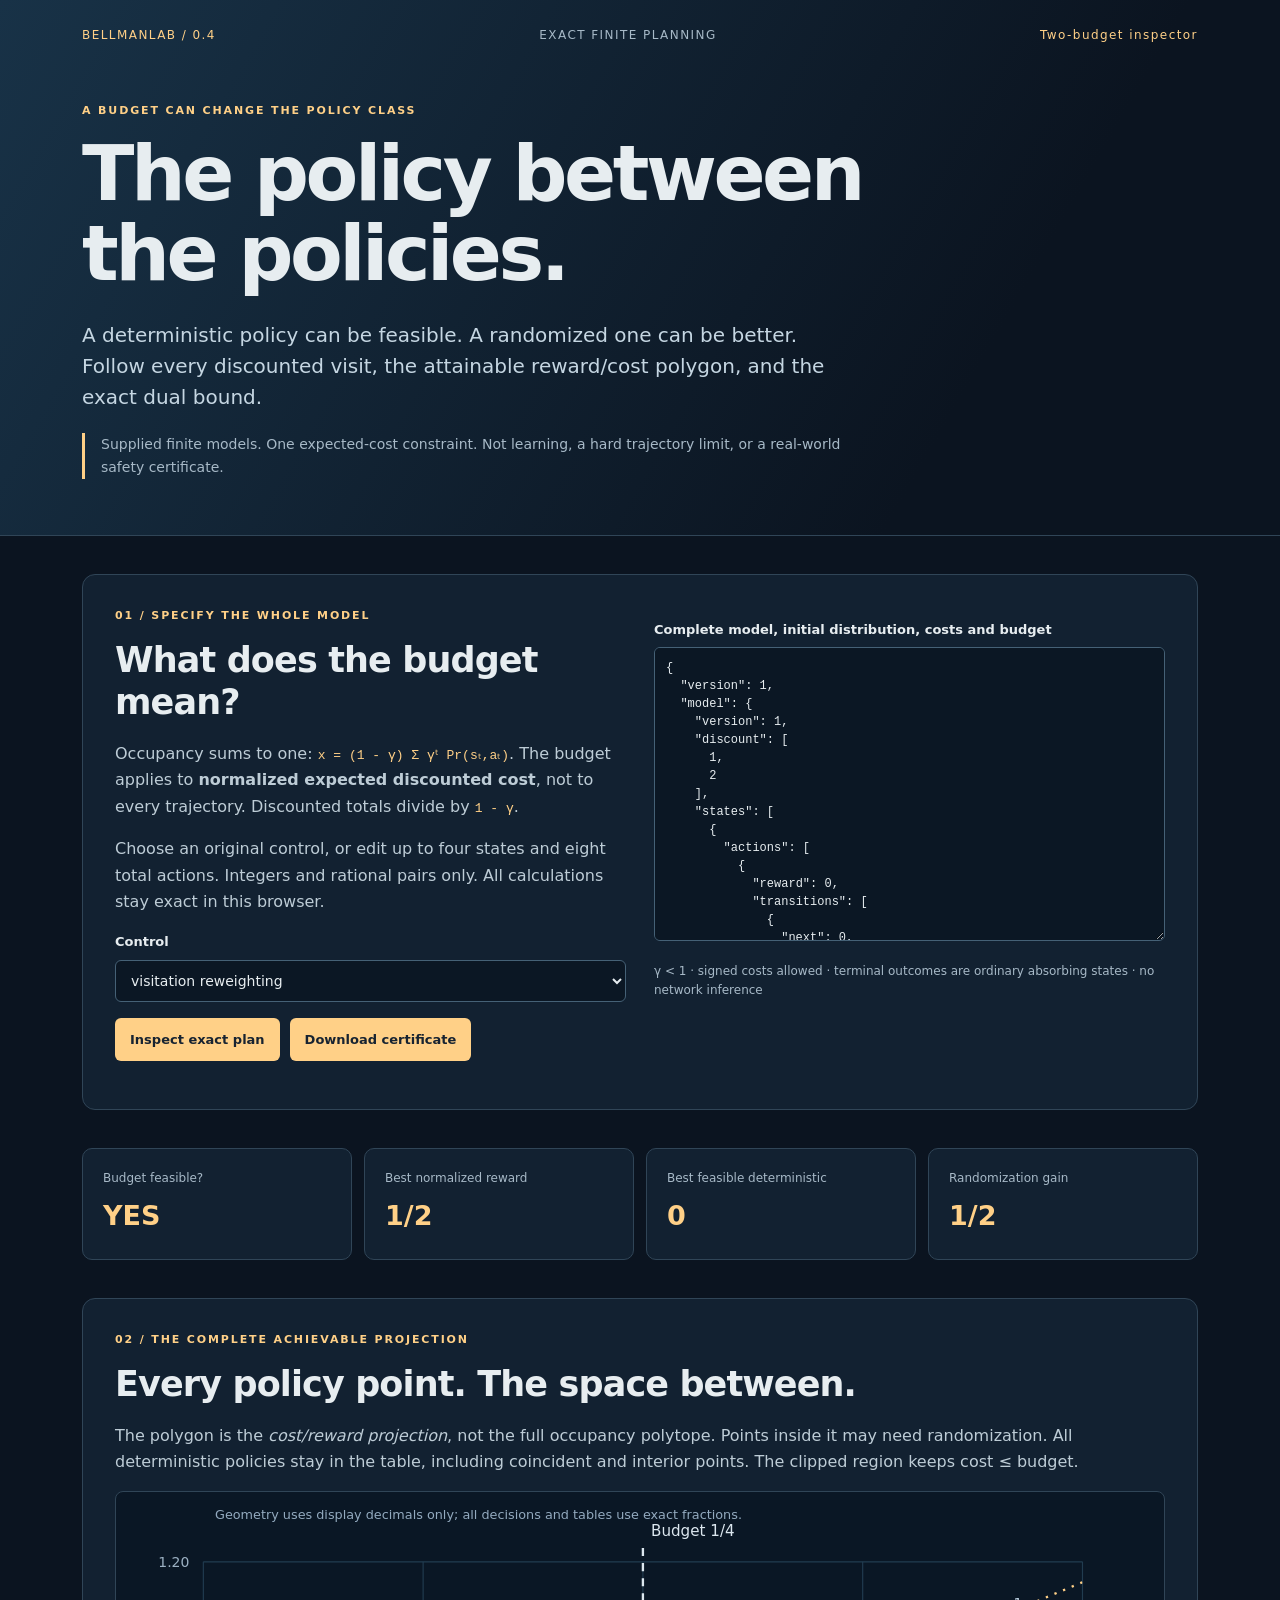
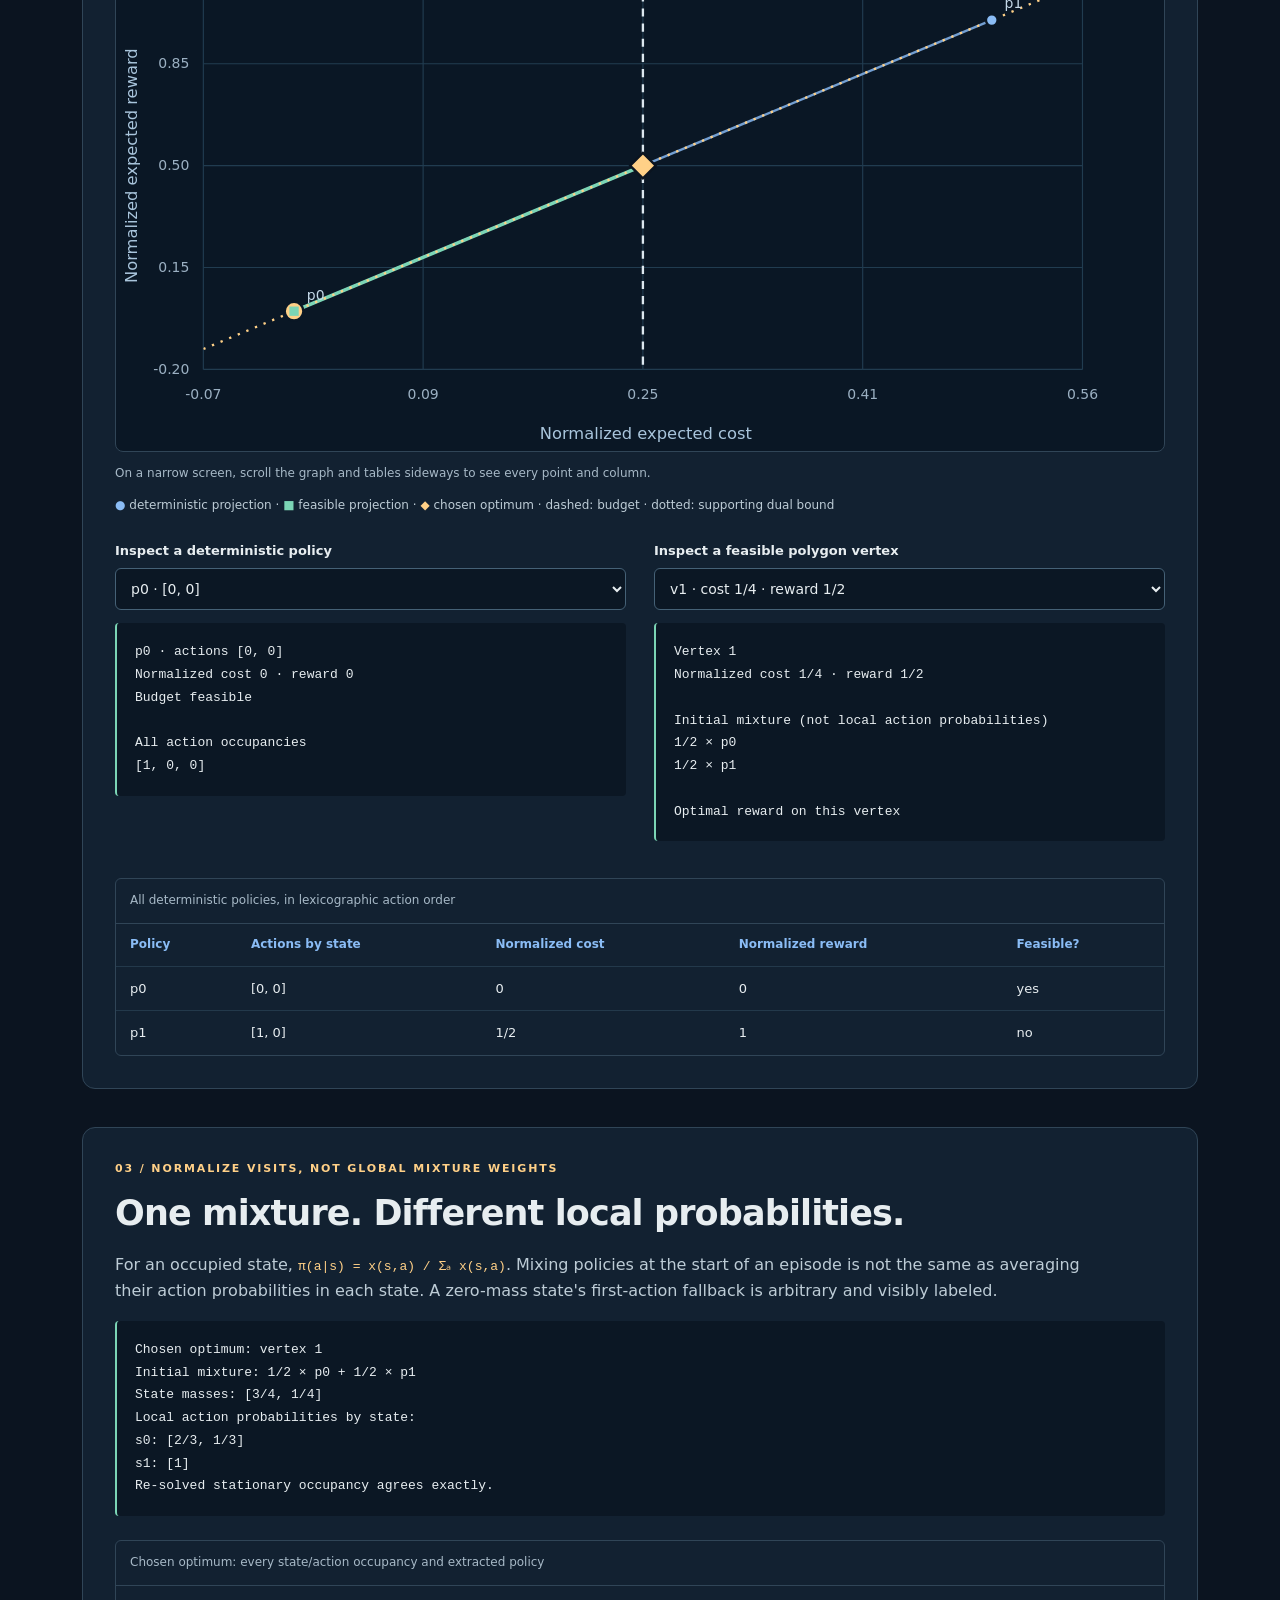
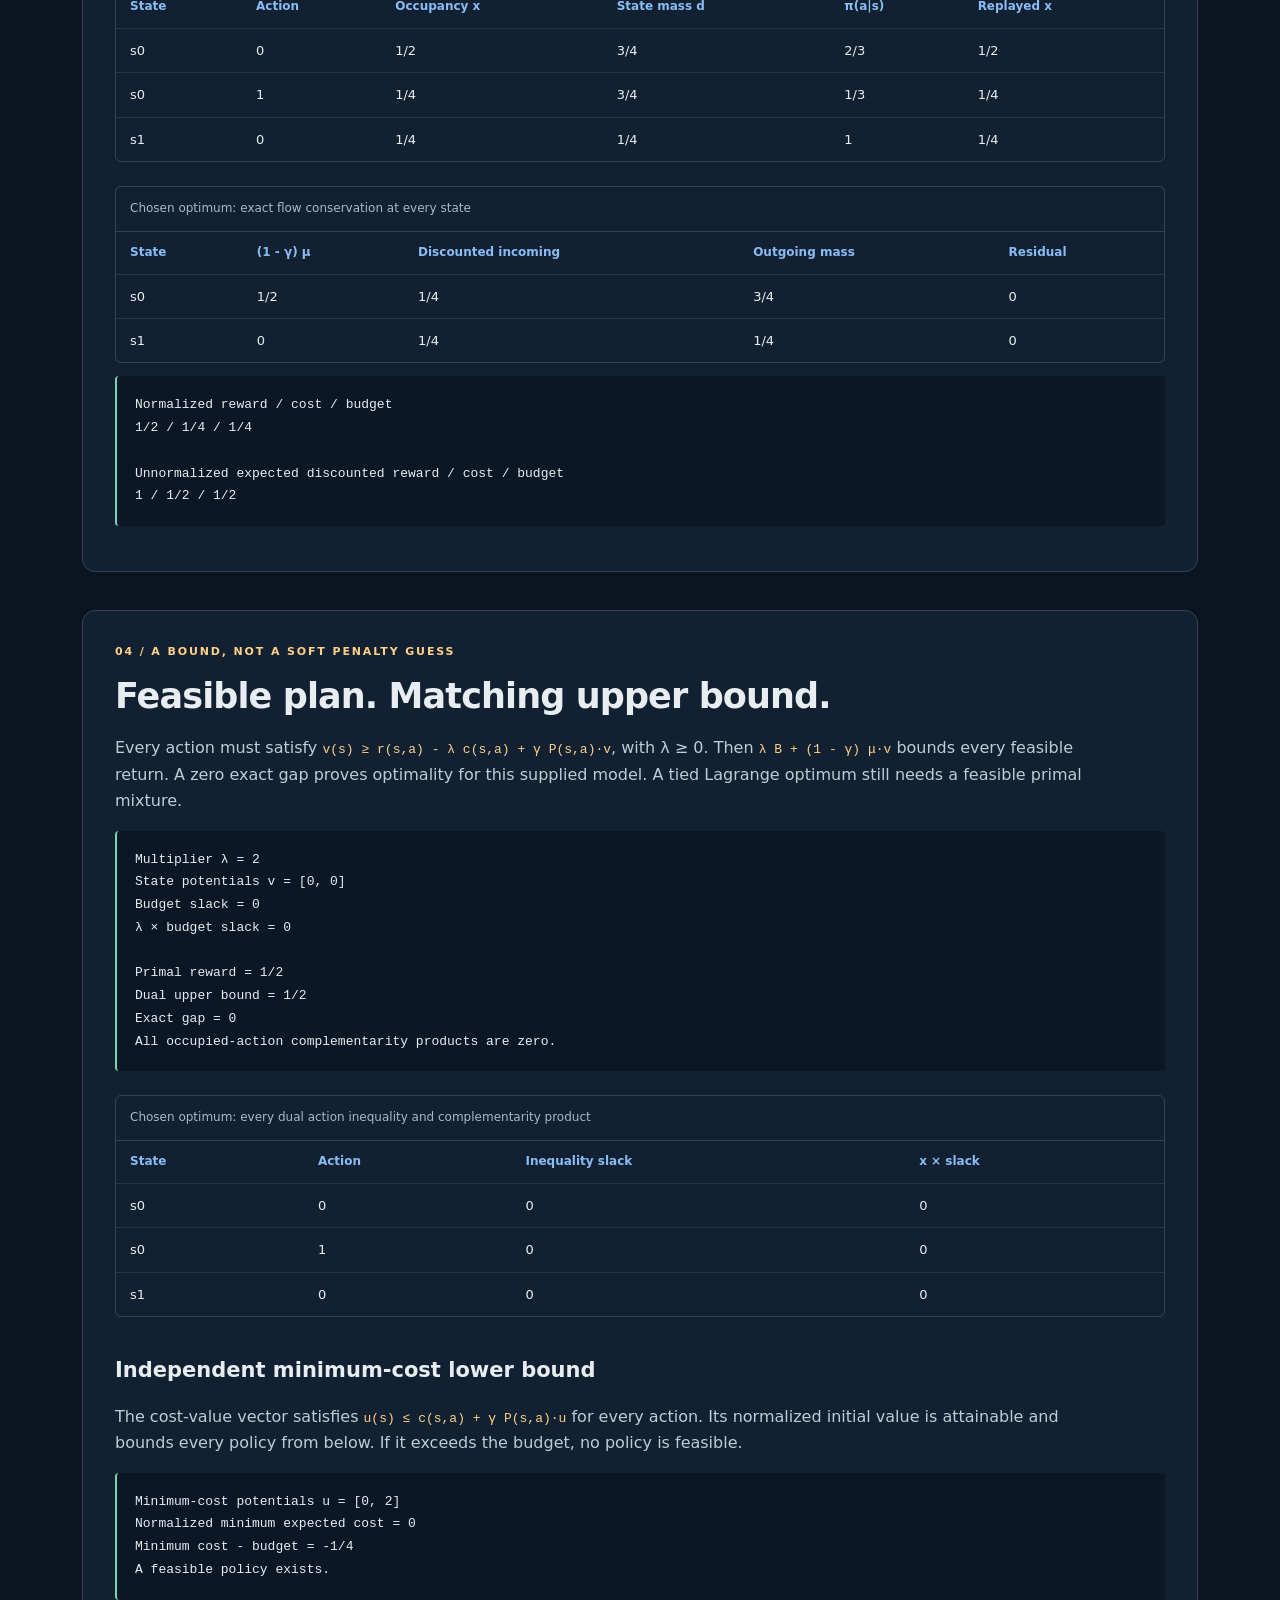
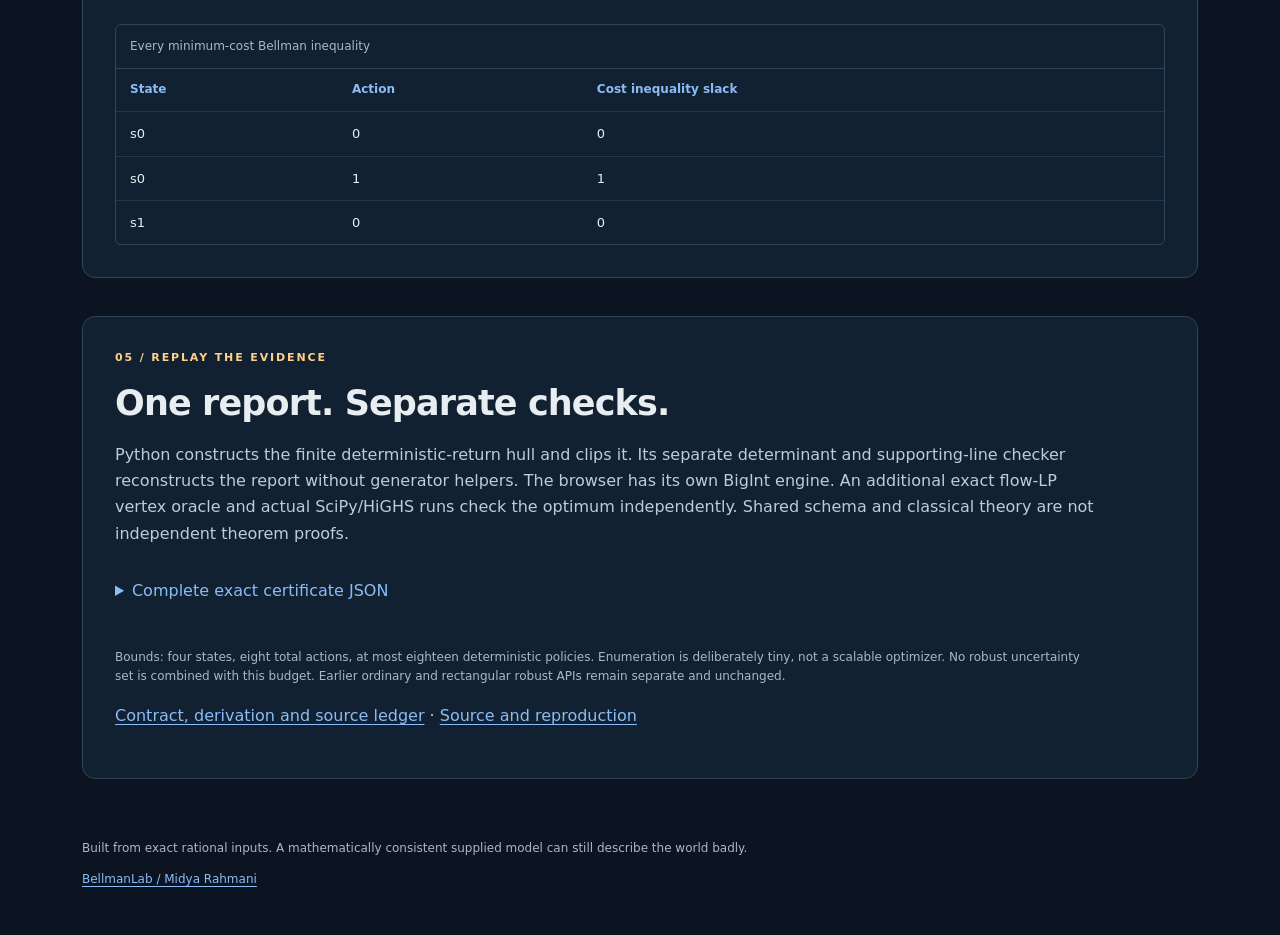
<file: docs/index.html>
<!doctype html><html lang="en"><head><meta charset="utf-8"><meta name="viewport" content="width=device-width,initial-scale=1"><title>BellmanLab | The policy between the policies</title><link rel="stylesheet" href="occupancy.css"></head><body>
<header><div class="wrap"><nav><a href="https://github.com/midya8/bellmanlab">BELLMANLAB / 0.4</a><span>EXACT FINITE PLANNING</span><a href="coupled.html">Two-budget inspector</a></nav><p class="eyebrow">A BUDGET CAN CHANGE THE POLICY CLASS</p><h1>The policy between<br>the policies.</h1><p class="lede">A deterministic policy can be feasible. A randomized one can be better. Follow every discounted visit, the attainable reward/cost polygon, and the exact dual bound.</p><p class="notice">Supplied finite models. One expected-cost constraint. Not learning, a hard trajectory limit, or a real-world safety certificate.</p></div></header>
<main class="wrap"><section class="input-card"><div><p class="eyebrow">01 / SPECIFY THE WHOLE MODEL</p><h2>What does the budget mean?</h2><p>Occupancy sums to one: <code>x = (1 - γ) Σ γᵗ Pr(sₜ,aₜ)</code>. The budget applies to <strong>normalized expected discounted cost</strong>, not to every trajectory. Discounted totals divide by <code>1 - γ</code>.</p><p>Choose an original control, or edit up to four states and eight total actions. Integers and rational pairs only. All calculations stay exact in this browser.</p><label for="control">Control</label><select id="control"></select><div class="buttons"><button id="run">Inspect exact plan</button><button id="download" disabled>Download certificate</button></div><p id="error" role="alert"></p></div><div><label for="input">Complete model, initial distribution, costs and budget</label><textarea id="input" rows="15" spellcheck="false"></textarea><p class="small">γ &lt; 1 · signed costs allowed · terminal outcomes are ordinary absorbing states · no network inference</p></div></section>
<div id="output" hidden><section class="stats" aria-label="Planning summary"><article><span>Budget feasible?</span><strong id="feasible"></strong></article><article><span>Best normalized reward</span><strong id="reward"></strong></article><article><span>Best feasible deterministic</span><strong id="deterministic-best"></strong></article><article><span>Randomization gain</span><strong id="gain"></strong></article></section>
<section><p class="eyebrow">02 / THE COMPLETE ACHIEVABLE PROJECTION</p><h2>Every policy point. The space between.</h2><p>The polygon is the <em>cost/reward projection</em>, not the full occupancy polytope. Points inside it may need randomization. All deterministic policies stay in the table, including coincident and interior points. The clipped region keeps cost ≤ budget.</p><div class="graph-box"><svg id="graph" role="img" aria-label="Exact normalized reward and cost frontier" viewBox="0 0 900 480"></svg></div><p class="small">On a narrow screen, scroll the graph and tables sideways to see every point and column.</p><p class="legend"><span class="blue">●</span> deterministic projection · <span class="green">■</span> feasible projection · <span class="gold">◆</span> chosen optimum · dashed: budget · dotted: supporting dual bound</p><div class="twocol"><div><label for="policy">Inspect a deterministic policy</label><select id="policy"></select><pre id="policy-proof"></pre></div><div><label for="vertex">Inspect a feasible polygon vertex</label><select id="vertex"></select><pre id="vertex-proof"></pre></div></div><div class="scroll"><table><caption>All deterministic policies, in lexicographic action order</caption><thead><tr><th>Policy</th><th>Actions by state</th><th>Normalized cost</th><th>Normalized reward</th><th>Feasible?</th></tr></thead><tbody id="policies"></tbody></table></div></section>
<section><p class="eyebrow">03 / NORMALIZE VISITS, NOT GLOBAL MIXTURE WEIGHTS</p><h2 id="policy-heading">One mixture. Different local probabilities.</h2><p>For an occupied state, <code>π(a|s) = x(s,a) / Σₐ x(s,a)</code>. Mixing policies at the start of an episode is not the same as averaging their action probabilities in each state. A zero-mass state's first-action fallback is arbitrary and visibly labeled.</p><pre id="selection-proof"></pre><div class="scroll"><table><caption>Chosen optimum: every state/action occupancy and extracted policy</caption><thead><tr><th>State</th><th>Action</th><th>Occupancy x</th><th>State mass d</th><th>π(a|s)</th><th>Replayed x</th></tr></thead><tbody id="occupancy"></tbody></table></div><div class="scroll"><table><caption>Chosen optimum: exact flow conservation at every state</caption><thead><tr><th>State</th><th>(1 - γ) μ</th><th>Discounted incoming</th><th>Outgoing mass</th><th>Residual</th></tr></thead><tbody id="balances"></tbody></table></div><pre id="scale-proof"></pre></section>
<section><p class="eyebrow">04 / A BOUND, NOT A SOFT PENALTY GUESS</p><h2 id="dual-heading">Feasible plan. Matching upper bound.</h2><p>Every action must satisfy <code>v(s) ≥ r(s,a) - λ c(s,a) + γ P(s,a)·v</code>, with λ ≥ 0. Then <code>λ B + (1 - γ) μ·v</code> bounds every feasible return. A zero exact gap proves optimality for this supplied model. A tied Lagrange optimum still needs a feasible primal mixture.</p><pre id="dual-proof"></pre><div class="scroll"><table><caption>Chosen optimum: every dual action inequality and complementarity product</caption><thead><tr><th>State</th><th>Action</th><th>Inequality slack</th><th>x × slack</th></tr></thead><tbody id="slacks"></tbody></table></div><h3>Independent minimum-cost lower bound</h3><p>The cost-value vector satisfies <code>u(s) ≤ c(s,a) + γ P(s,a)·u</code> for every action. Its normalized initial value is attainable and bounds every policy from below. If it exceeds the budget, no policy is feasible.</p><pre id="minimum-proof"></pre><div class="scroll"><table><caption>Every minimum-cost Bellman inequality</caption><thead><tr><th>State</th><th>Action</th><th>Cost inequality slack</th></tr></thead><tbody id="minimum-slacks"></tbody></table></div></section>
<section><p class="eyebrow">05 / REPLAY THE EVIDENCE</p><h2>One report. Separate checks.</h2><p>Python constructs the finite deterministic-return hull and clips it. Its separate determinant and supporting-line checker reconstructs the report without generator helpers. The browser has its own BigInt engine. An additional exact flow-LP vertex oracle and actual SciPy/HiGHS runs check the optimum independently. Shared schema and classical theory are not independent theorem proofs.</p><details><summary>Complete exact certificate JSON</summary><textarea id="report" readonly rows="12" aria-label="Complete certificate JSON"></textarea></details><p class="small">Bounds: four states, eight total actions, at most eighteen deterministic policies. Enumeration is deliberately tiny, not a scalable optimizer. No robust uncertainty set is combined with this budget. Earlier ordinary and rectangular robust APIs remain separate and unchanged.</p><p><a href="https://github.com/midya8/bellmanlab/blob/main/OCCUPANCY.md">Contract, derivation and source ledger</a> · <a href="https://github.com/midya8/bellmanlab">Source and reproduction</a></p></section></div>
<footer><p>Built from exact rational inputs. A mathematically consistent supplied model can still describe the world badly.</p><a href="https://github.com/midya8/bellmanlab">BellmanLab / Midya Rahmani</a></footer></main><script src="occupancy-engine.js"></script><script src="occupancy-app.js"></script></body></html>
</file>
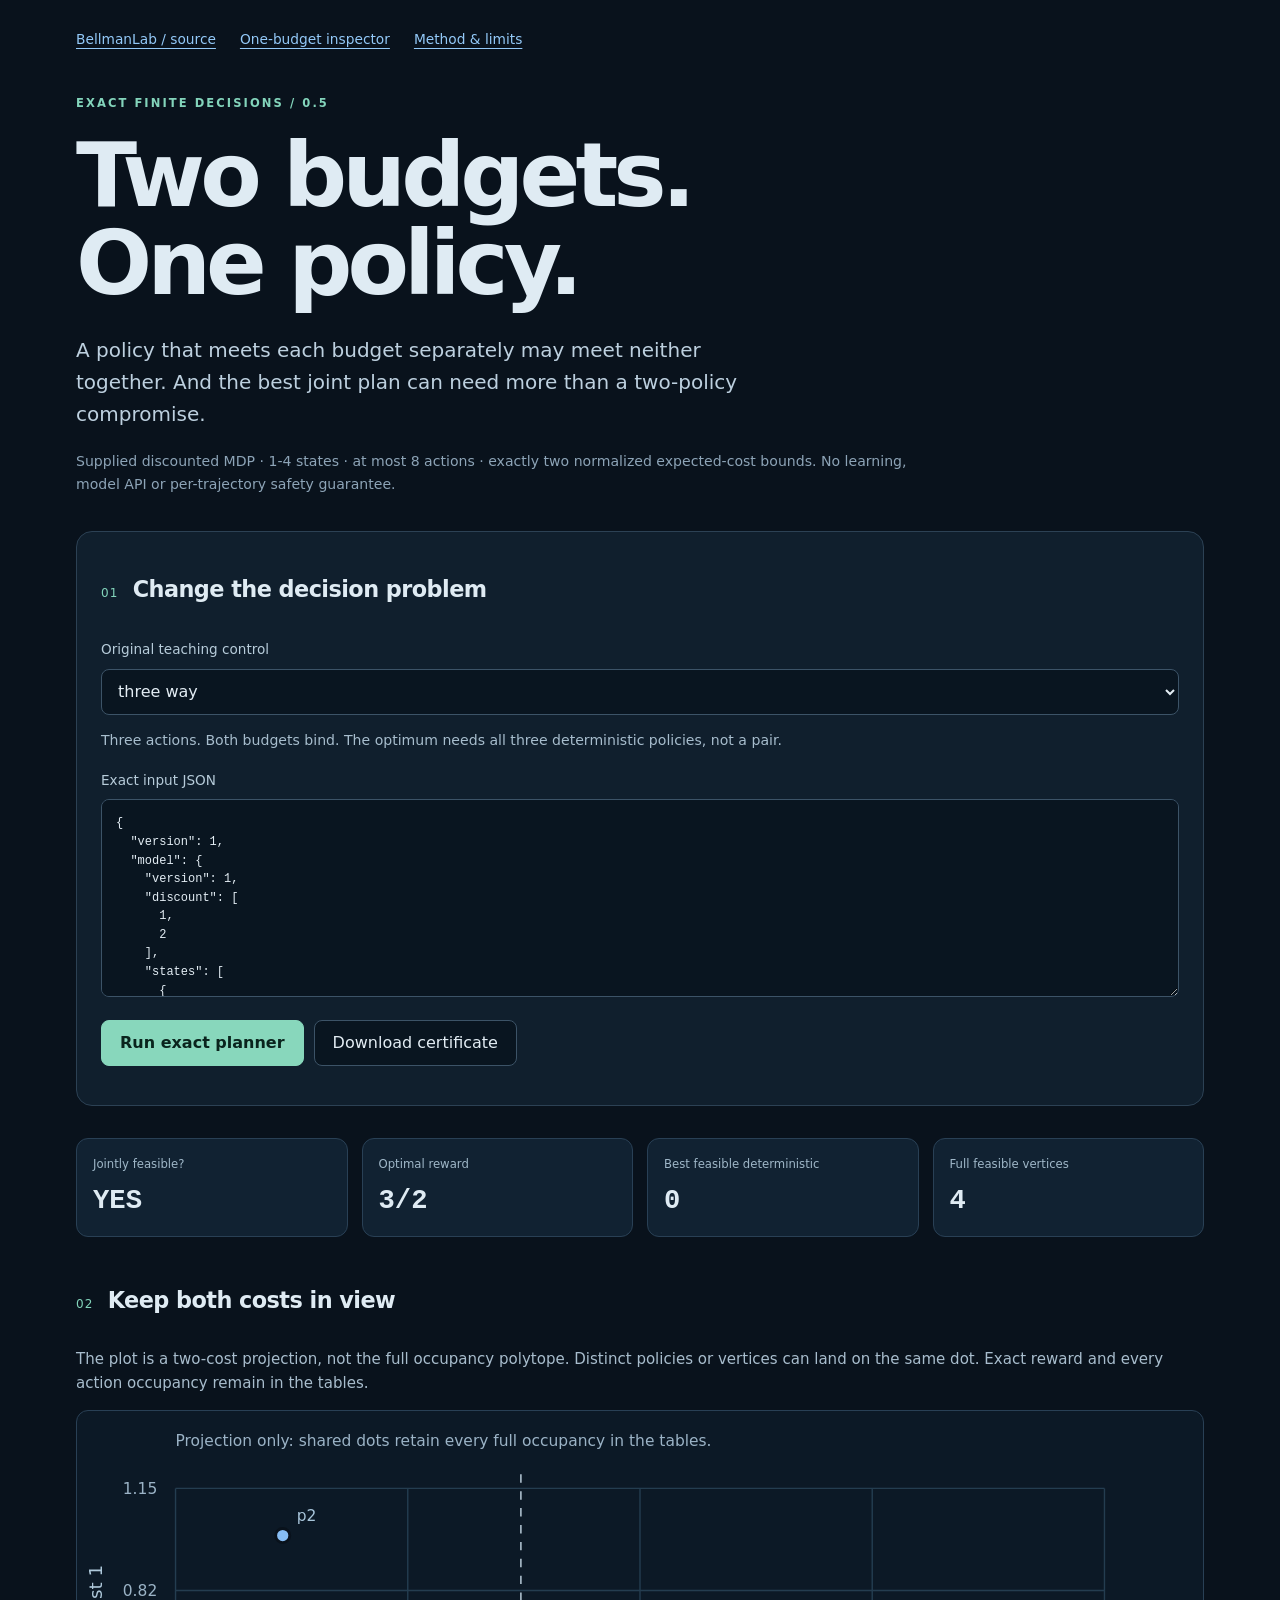
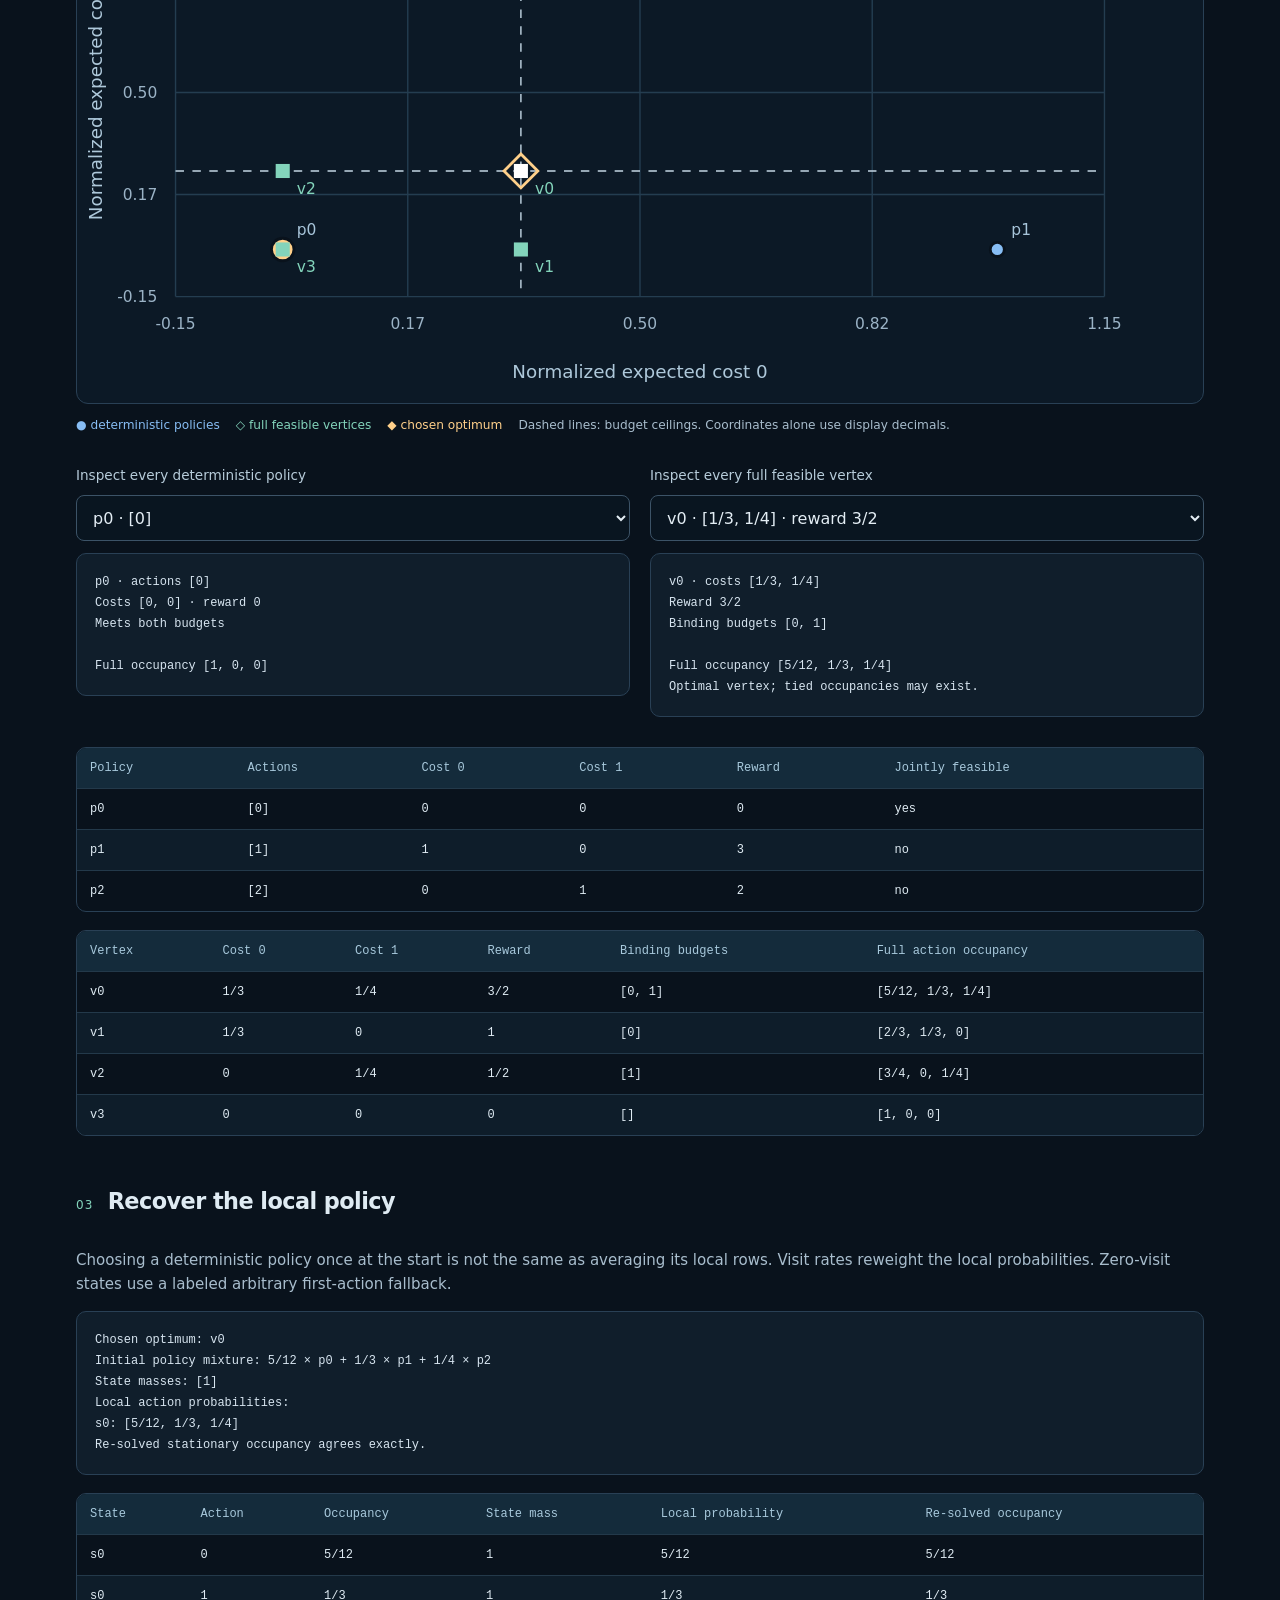
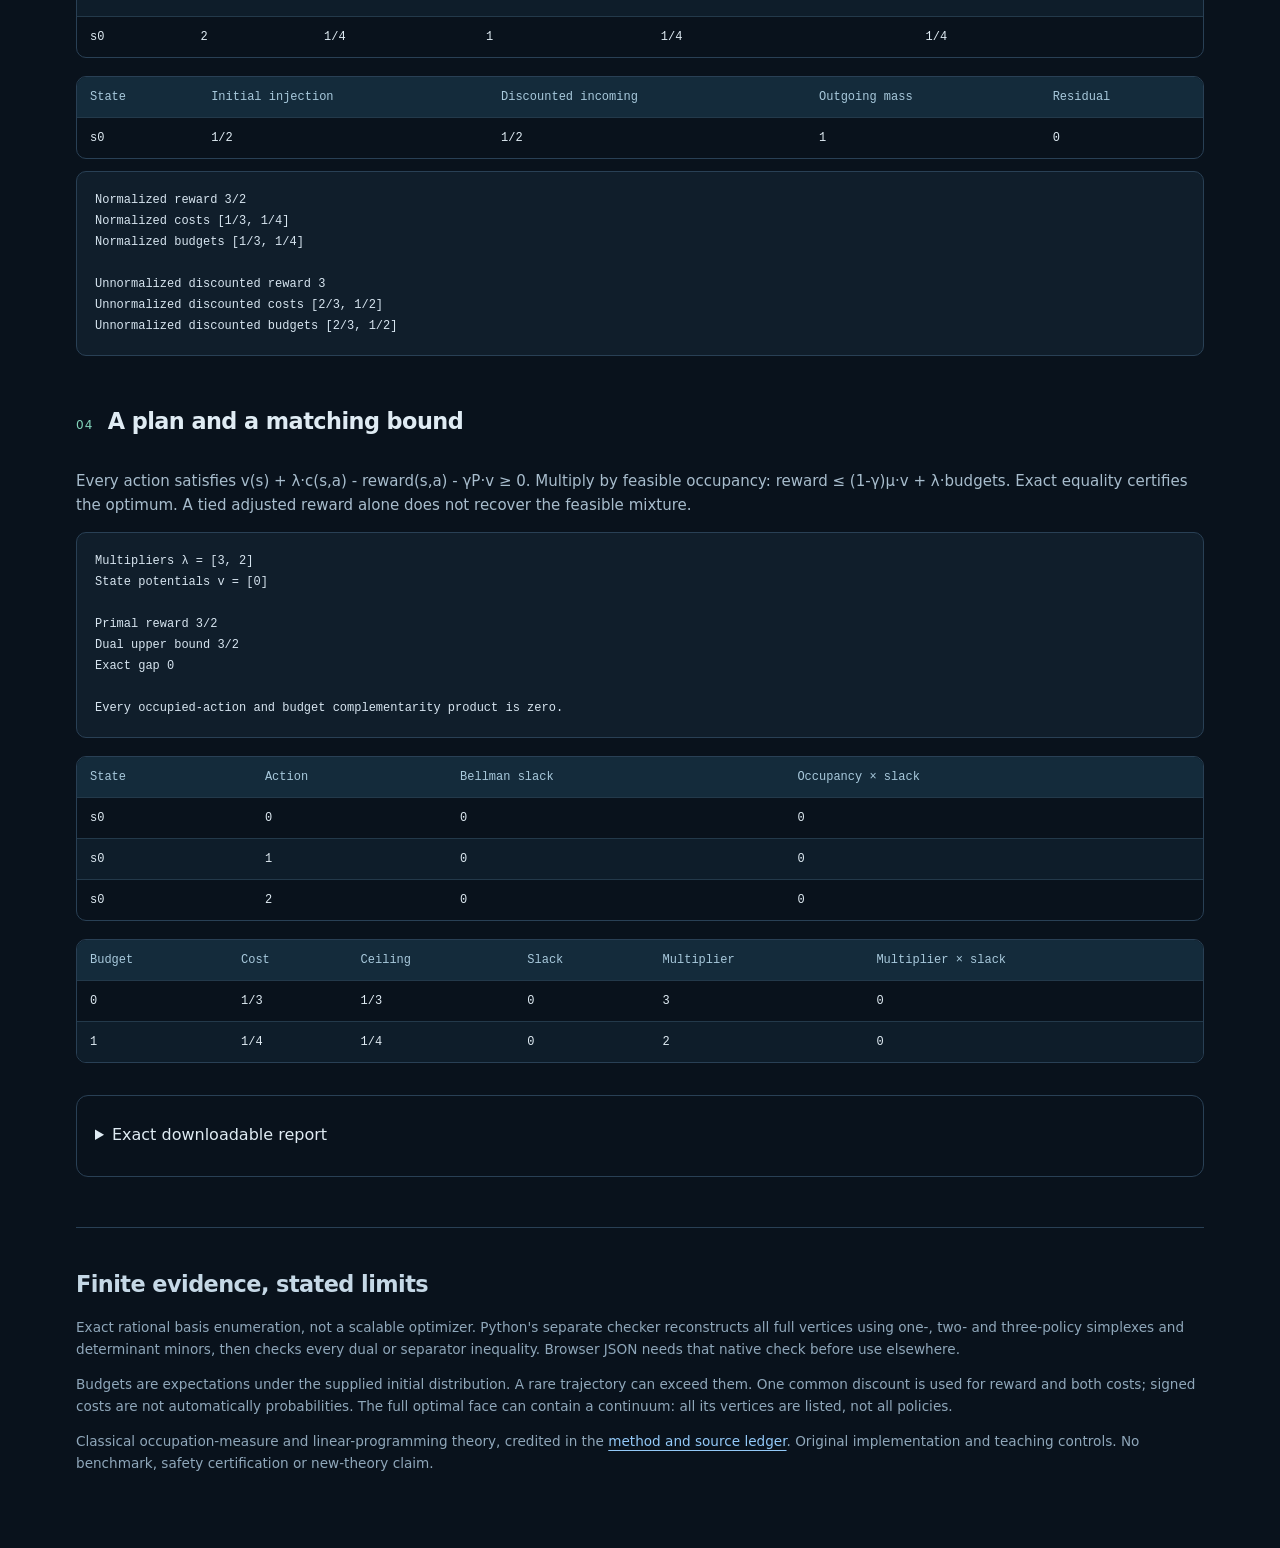
<file: docs/coupled.html>
<!doctype html>
<html lang="en"><head><meta charset="utf-8"><meta name="viewport" content="width=device-width,initial-scale=1"><title>BellmanLab · Two budgets, one policy</title><link rel="stylesheet" href="coupled.css"><script src="coupled-engine.js" defer></script><script src="coupled-app.js" defer></script></head>
<body><main>
<nav><a href="https://github.com/midya8/bellmanlab">BellmanLab / source</a><a href="index.html">One-budget inspector</a><a href="https://github.com/midya8/bellmanlab/blob/main/COUPLED.md">Method &amp; limits</a></nav>
<header><p class="eyebrow">EXACT FINITE DECISIONS / 0.5</p><h1>Two budgets.<br>One policy.</h1><p class="lede">A policy that meets each budget separately may meet neither together. And the best joint plan can need more than a two-policy compromise.</p><p class="scope">Supplied discounted MDP · 1-4 states · at most 8 actions · exactly two normalized expected-cost bounds. No learning, model API or per-trajectory safety guarantee.</p></header>
<section class="input-card"><div class="section-title"><span class="step">01</span><h2>Change the decision problem</h2></div><label for="control">Original teaching control</label><select id="control"></select><p id="control-note"></p><label for="input">Exact input JSON</label><textarea id="input" rows="9" spellcheck="false"></textarea><div class="buttons"><button id="run">Run exact planner</button><button id="download" disabled>Download certificate</button></div><p id="error" role="alert"></p><noscript><p>This inspector requires JavaScript. The dependency-free Python CLI provides the same workflow: <code>python -m bellmanlab.coupled_cli demo</code>. Source and method links above work without JavaScript.</p></noscript></section>
<div id="output" hidden>
<section class="summary"><article><span>Jointly feasible?</span><strong id="feasible"></strong></article><article><span>Optimal reward</span><strong id="reward"></strong></article><article><span>Best feasible deterministic</span><strong id="best"></strong></article><article><span>Full feasible vertices</span><strong id="vertex-count"></strong></article></section>
<section><div class="section-title"><span class="step">02</span><h2>Keep both costs in view</h2></div><p>The plot is a two-cost projection, not the full occupancy polytope. Distinct policies or vertices can land on the same dot. Exact reward and every action occupancy remain in the tables.</p><div class="graph-box"><svg id="graph" viewBox="0 0 800 420" role="img" aria-label="Two normalized expected costs, supplied budgets and attainable policy points"></svg></div><p class="legend"><span class="blue">● deterministic policies</span><span class="mint">◇ full feasible vertices</span><span class="gold">◆ chosen optimum</span> Dashed lines: budget ceilings. Coordinates alone use display decimals.</p><div class="two"><div><label for="policy">Inspect every deterministic policy</label><select id="policy"></select><pre id="policy-proof"></pre></div><div><label for="vertex">Inspect every full feasible vertex</label><select id="vertex"></select><pre id="vertex-proof"></pre></div></div><div class="scroll"><table><thead><tr><th>Policy</th><th>Actions</th><th>Cost 0</th><th>Cost 1</th><th>Reward</th><th>Jointly feasible</th></tr></thead><tbody id="policies"></tbody></table></div><div class="scroll"><table><thead><tr><th>Vertex</th><th>Cost 0</th><th>Cost 1</th><th>Reward</th><th>Binding budgets</th><th>Full action occupancy</th></tr></thead><tbody id="vertices"></tbody></table></div></section>
<section><div class="section-title"><span class="step">03</span><h2 id="plan-heading">Recover the local policy</h2></div><p>Choosing a deterministic policy once at the start is not the same as averaging its local rows. Visit rates reweight the local probabilities. Zero-visit states use a labeled arbitrary first-action fallback.</p><pre id="selection-proof"></pre><div class="scroll"><table><thead><tr><th>State</th><th>Action</th><th>Occupancy</th><th>State mass</th><th>Local probability</th><th>Re-solved occupancy</th></tr></thead><tbody id="occupancy"></tbody></table></div><div class="scroll"><table><thead><tr><th>State</th><th>Initial injection</th><th>Discounted incoming</th><th>Outgoing mass</th><th>Residual</th></tr></thead><tbody id="balances"></tbody></table></div><pre id="scale-proof"></pre></section>
<section><div class="section-title"><span class="step">04</span><h2 id="proof-heading">A plan and a matching bound</h2></div><p id="proof-explanation"></p><pre id="proof"></pre><div class="scroll"><table><thead><tr><th>State</th><th>Action</th><th>Bellman slack</th><th>Occupancy × slack</th></tr></thead><tbody id="slacks"></tbody></table></div><div class="scroll"><table><thead><tr><th>Budget</th><th>Cost</th><th>Ceiling</th><th>Slack</th><th>Multiplier</th><th>Multiplier × slack</th></tr></thead><tbody id="budget-slacks"></tbody></table></div></section>
<details><summary>Exact downloadable report</summary><label for="report">Full certificate, including every feasible occupancy vertex</label><textarea id="report" rows="8" readonly spellcheck="false"></textarea></details>
</div>
<footer><h2>Finite evidence, stated limits</h2><p>Exact rational basis enumeration, not a scalable optimizer. Python's separate checker reconstructs all full vertices using one-, two- and three-policy simplexes and determinant minors, then checks every dual or separator inequality. Browser JSON needs that native check before use elsewhere.</p><p>Budgets are expectations under the supplied initial distribution. A rare trajectory can exceed them. One common discount is used for reward and both costs; signed costs are not automatically probabilities. The full optimal face can contain a continuum: all its vertices are listed, not all policies.</p><p>Classical occupation-measure and linear-programming theory, credited in the <a href="https://github.com/midya8/bellmanlab/blob/main/COUPLED.md">method and source ledger</a>. Original implementation and teaching controls. No benchmark, safety certification or new-theory claim.</p></footer>
</main></body></html>
</file>
<file: docs/occupancy.css>
:root{color-scheme:dark;--bg:#0b1420;--card:#122131;--ink:#e7edf0;--muted:#a7b9c7;--line:#304557;--gold:#ffd087;--green:#7bd5b5;--blue:#8abcf5}*{box-sizing:border-box}body{margin:0;background:var(--bg);color:var(--ink);font:16px/1.65 system-ui,-apple-system,BlinkMacSystemFont,"Segoe UI",sans-serif}.wrap{max-width:1180px;margin:auto;padding:0 32px}header{background:linear-gradient(120deg,#183247,#0b1420 75%);border-bottom:1px solid var(--line);padding:26px 0 42px}nav{display:flex;justify-content:space-between;gap:18px;font-size:12px;letter-spacing:.12em;margin-bottom:56px}a{color:var(--blue);text-underline-offset:3px}nav a{color:var(--gold);text-decoration:none}nav span{color:var(--muted)}.eyebrow{font-size:11px;letter-spacing:.17em;color:var(--gold);font-weight:700;margin:0 0 14px}h1{font-size:clamp(40px,6vw,78px);line-height:1.04;letter-spacing:-.045em;max-width:900px;margin:0 0 26px}h2{font-size:clamp(24px,3vw,35px);line-height:1.2;letter-spacing:-.025em;margin:0 0 18px}h3{font-size:21px;margin:36px 0 12px}.lede{font-size:20px;line-height:1.55;max-width:780px;color:#c5d6e2}.notice{border-left:3px solid var(--gold);padding-left:16px;color:var(--muted);max-width:800px;font-size:14px}section{margin:38px 0;padding:32px;background:var(--card);border:1px solid var(--line);border-radius:13px}section p{max-width:980px;color:#bdccd6}.input-card,.twocol{display:grid;grid-template-columns:1fr 1fr;gap:28px}.stats{display:grid;grid-template-columns:repeat(4,1fr);gap:12px;padding:0;border:0;background:none}.stats article{border:1px solid var(--line);background:var(--card);border-radius:10px;padding:20px;min-width:0}.stats span{display:block;font-size:12px;color:var(--muted)}.stats strong{display:block;color:var(--gold);font-size:27px;margin-top:5px;overflow-wrap:anywhere}.stats strong.bad{color:#ffadac}label{display:block;font-weight:600;font-size:13px;margin:12px 0 7px}select,textarea,button{font:inherit}select,textarea{width:100%;max-width:100%;border:1px solid #456176;background:#0b1724;color:var(--ink);border-radius:6px;padding:11px}textarea{font:12px/1.5 ui-monospace,SFMono-Regular,Consolas,monospace;resize:vertical;tab-size:2}select{font-size:14px}button{background:var(--gold);color:#172331;padding:11px 15px;border:0;border-radius:6px;cursor:pointer;font-weight:700;font-size:13px}button:disabled{opacity:.4;cursor:default}.buttons{display:flex;flex-wrap:wrap;gap:10px;margin-top:16px}.small{font-size:12px;color:var(--muted)}code{font:13px ui-monospace,SFMono-Regular,Consolas,monospace;color:var(--gold);overflow-wrap:anywhere}pre{white-space:pre-wrap;overflow-wrap:anywhere;font:13px/1.75 ui-monospace,SFMono-Regular,Consolas,monospace;background:#0b1724;border-left:2px solid var(--green);padding:18px;border-radius:4px;min-width:0}.scroll{overflow:auto;margin:24px 0 0;max-width:100%;border:1px solid var(--line);border-radius:6px}table{width:100%;border-collapse:collapse;white-space:nowrap;font-size:13px}caption{text-align:left;padding:12px 14px;white-space:normal;font-size:12px;color:var(--muted);border-bottom:1px solid var(--line)}th,td{text-align:left;padding:11px 14px;border-bottom:1px solid #23394b}th{color:var(--blue);font-size:12px}tbody tr:last-child td{border:0}.graph-box{background:#0a1725;border:1px solid var(--line);border-radius:8px;overflow:auto}.graph-box svg{display:block;width:100%;min-width:540px;height:auto}.legend{font-size:12px}.blue{color:var(--blue)}.green{color:var(--green)}.gold{color:var(--gold)}#error{color:#ffadac;margin-bottom:0}details{padding:15px 0}summary{cursor:pointer;color:var(--blue);margin-bottom:16px}footer{padding:10px 0 45px;color:var(--muted);font-size:12px}button:focus-visible,select:focus-visible,a:focus-visible,textarea:focus-visible{outline:2px solid var(--blue);outline-offset:3px}[hidden]{display:none!important}@media(max-width:750px){.wrap{padding:0 18px}header{padding-top:18px}nav{margin-bottom:38px;font-size:10px}nav span{max-width:110px;text-align:right}section{padding:21px;margin:24px 0}.input-card,.twocol{grid-template-columns:1fr;gap:12px}.stats{grid-template-columns:1fr 1fr;gap:10px}.stats article{padding:14px}.stats strong{font-size:23px}.stats span{font-size:11px}.lede{font-size:17px}pre{font-size:12px;padding:13px}h1{font-size:45px}.graph-box svg{min-width:540px}}@media(max-width:360px){.wrap{padding:0 12px}section{padding:16px}.stats strong{font-size:20px}h1{font-size:39px}.buttons{flex-direction:column}button{width:100%}}
</file>
<file: docs/coupled.css>
:root{color-scheme:dark;font-family:system-ui,-apple-system,BlinkMacSystemFont,"Segoe UI",sans-serif;background:#09121c;color:#dfebf3;line-height:1.6;font-synthesis:none}*{box-sizing:border-box}body{margin:0}main{max-width:1200px;margin:auto;padding:28px 36px 60px;min-width:0}a{color:#93c9f8;text-underline-offset:4px}nav{display:flex;gap:24px;flex-wrap:wrap;font-size:.86rem;margin-bottom:44px}header{max-width:850px;margin-bottom:36px}.eyebrow{letter-spacing:.18em;font-size:.72rem;color:#83d4bb;font-weight:700}h1{font-weight:650;font-size:clamp(3.6rem,7vw,6rem);line-height:.98;letter-spacing:-.055em;margin:20px 0 26px}.lede{font-size:1.25rem;color:#bdd0df;max-width:720px}.scope{font-size:.88rem;color:#8da4b7}.input-card{background:#101f2d;border:1px solid #2c4154;border-radius:16px;padding:24px}.section-title{display:flex;align-items:baseline;gap:14px}.step{color:#83d4bb;font-size:.75rem;letter-spacing:.1em}h2{font-size:1.4rem;letter-spacing:-.025em;line-height:1.25}label{display:block;font-size:.85rem;color:#b7ccda;margin:18px 0 8px}select,textarea,button{font:inherit;max-width:100%;border:1px solid #3c5367;border-radius:8px;background:#091520;color:#e3edf4}select{width:100%;min-height:46px;padding:8px 12px;text-overflow:ellipsis}textarea{width:100%;padding:14px;font:12px/1.55 ui-monospace,SFMono-Regular,Consolas,monospace;resize:vertical;min-width:0}button{min-height:46px;padding:9px 18px;cursor:pointer}button:first-child{background:#88d7bc;color:#0a241d;border-color:#88d7bc;font-weight:650}button:disabled{opacity:.4;cursor:not-allowed}button:focus-visible,select:focus-visible,textarea:focus-visible,a:focus-visible,summary:focus-visible{outline:3px solid #ffd08a;outline-offset:3px}.buttons{display:flex;gap:10px;flex-wrap:wrap;margin-top:16px}#error{color:#ffb4ab;white-space:pre-wrap;overflow-wrap:anywhere}.summary{display:grid;grid-template-columns:repeat(4,minmax(0,1fr));gap:14px;margin:30px 0}.summary article{background:#112232;border:1px solid #294055;border-radius:12px;padding:16px;min-width:0}.summary span{font-size:.73rem;color:#9fb7c8;display:block}.summary strong{font:600 1.7rem/1.4 ui-monospace,monospace;display:block;overflow-wrap:anywhere;margin-top:8px}section{margin-bottom:32px}section>p{color:#a8bdcd;font-size:.94rem}pre{font:12px/1.75 ui-monospace,SFMono-Regular,Consolas,monospace;white-space:pre-wrap;overflow-wrap:anywhere;word-break:break-word;background:#101e2b;border:1px solid #294055;border-radius:10px;padding:18px;color:#d7e5f0;min-width:0}.two{display:grid;grid-template-columns:1fr 1fr;gap:20px}.two>div{min-width:0}.scroll{max-width:100%;overflow:auto;border:1px solid #294055;border-radius:10px;margin-top:18px}table{width:100%;border-collapse:collapse;font:12px/1.5 ui-monospace,monospace;white-space:nowrap}th{text-align:left;background:#142b3b;color:#a8c9dc;font-weight:500}td,th{padding:11px 13px;border-bottom:1px solid #23394a}tr:last-child td{border-bottom:0}tbody tr:nth-child(even){background:#0e1d2a}.graph-box{border:1px solid #294055;border-radius:12px;overflow:auto;background:#0c1926}svg{display:block;width:100%;min-width:650px;height:auto}.legend{display:flex;gap:16px;flex-wrap:wrap;font-size:.76rem}.blue{color:#87bdf4}.mint{color:#83d4bb}.gold{color:#ffd08a}details{border:1px solid #294055;border-radius:12px;padding:18px}summary{cursor:pointer;min-height:44px;display:list-item;padding-top:8px}footer{border-top:1px solid #294055;margin-top:50px;padding-top:24px;color:#8fa7ba;font-size:.85rem}footer h2{color:#c5d8e6}#control-note{font-size:.88rem;color:#a7bdcd}.bad{color:#ffb4ab}[hidden]{display:none!important}@media(max-width:700px){main{padding:20px 16px 40px}nav{gap:12px 18px;margin-bottom:30px}h1{font-size:3.8rem}.lede{font-size:1.1rem}.input-card{padding:16px}.summary{grid-template-columns:repeat(2,minmax(0,1fr));gap:10px}.summary strong{font-size:1.35rem}.two{grid-template-columns:1fr;gap:0}.section-title{gap:9px}h2{font-size:1.22rem}pre{padding:13px;font-size:11px}.buttons>button{flex:1 1 180px}header{margin-bottom:28px}td,th{padding:10px 12px}}
</file>
